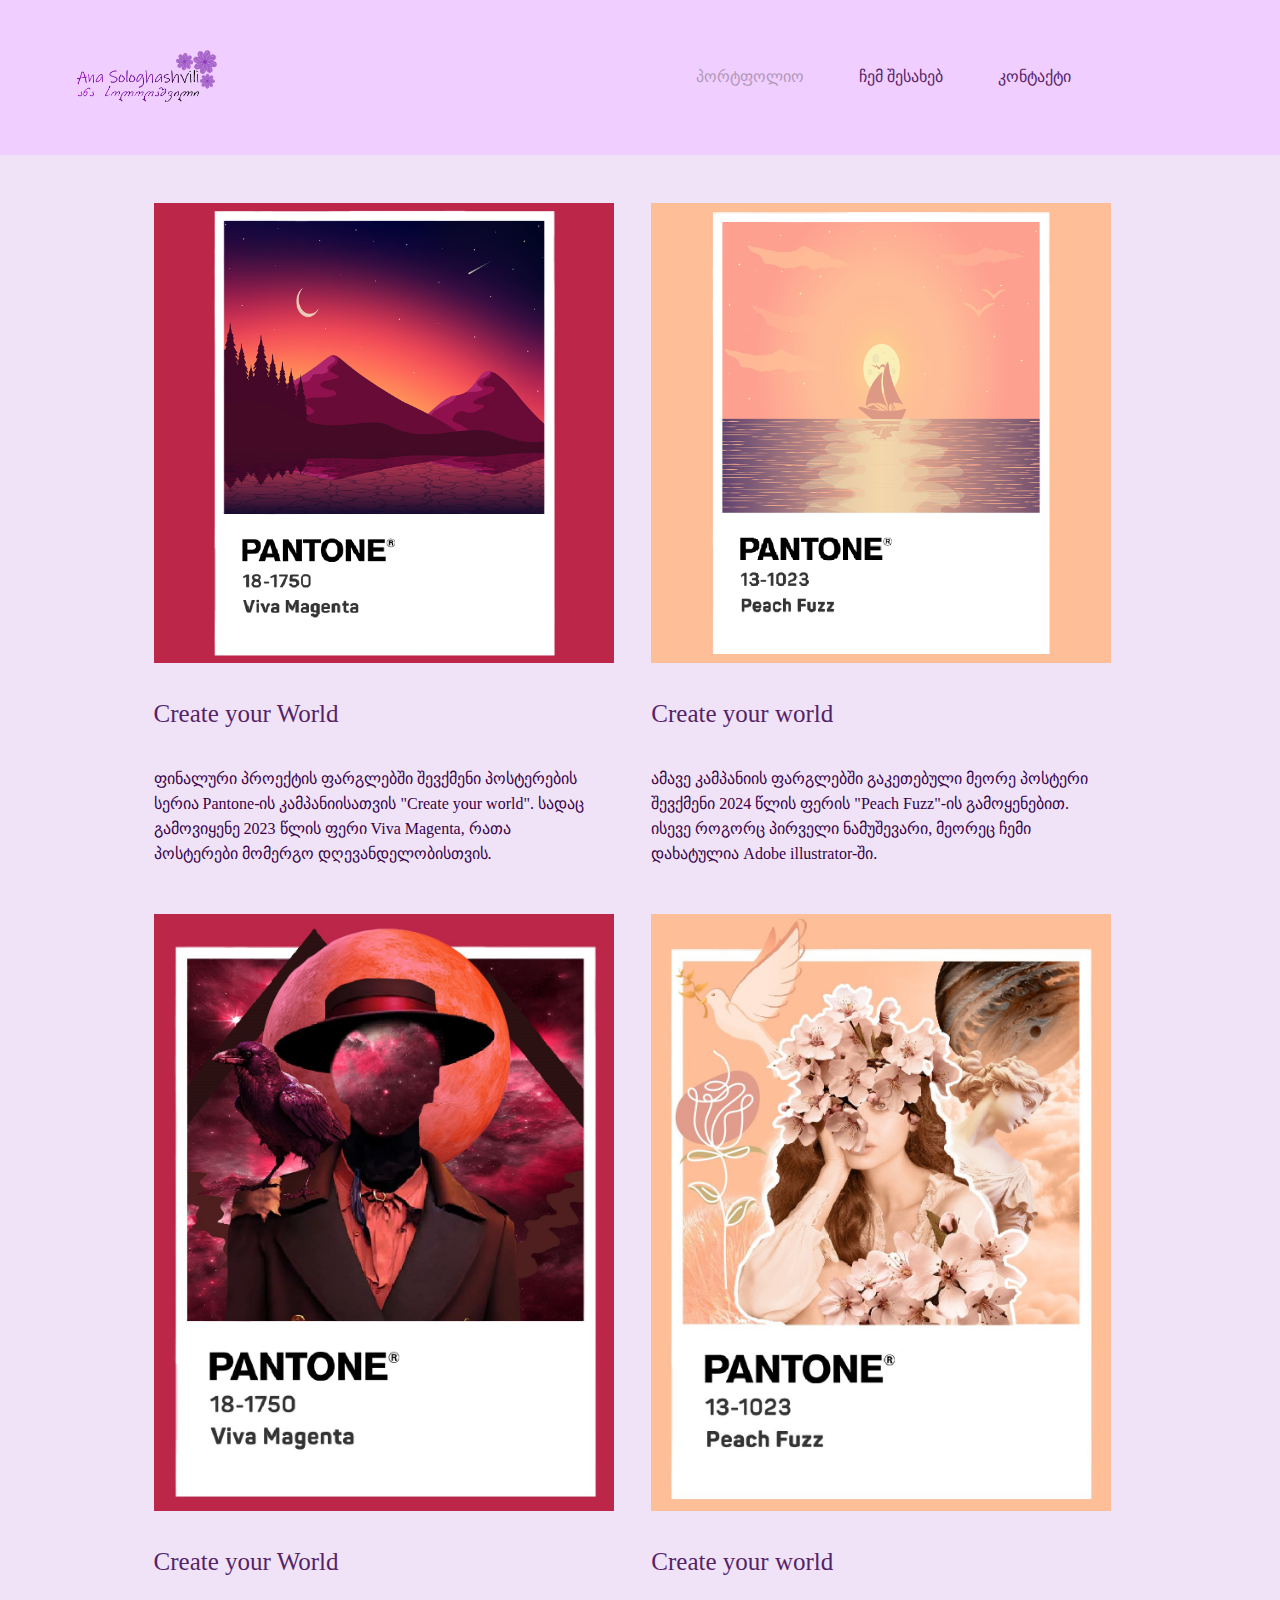
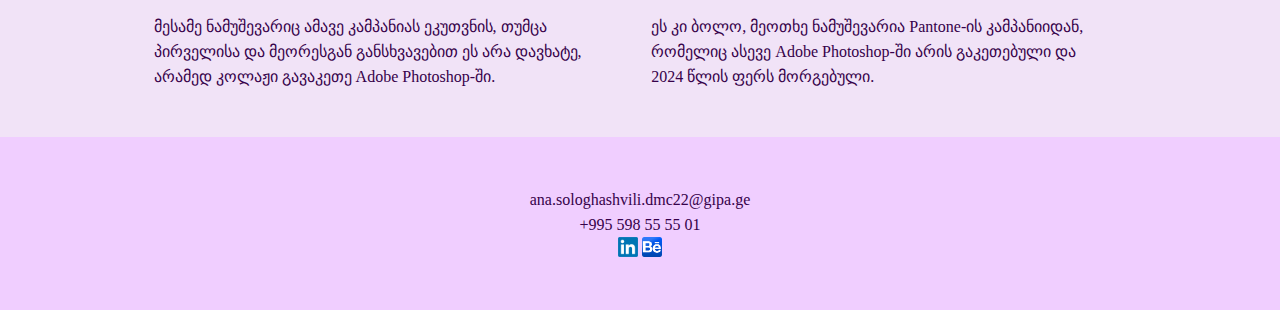
<file: index.html>
<!DOCTYPE html>
<html lang="ka">
<head>
    <meta charset="UTF-8">
    <meta name="viewport" content="width=device-width, initial-scale=1.0">
    <title>Document</title>
    <link rel="stylesheet" href="reset.css">
    <link rel="stylesheet" href="style.css">
</head>
<body>
 
 <header class=" header-wide flex justify-space-between align-items-center">
  <a href="index.html"><img src="images/Untitled-3.png" alt="logo" id="logo"> </a>
  
  <nav>
    <ul class="justify-space-between">
     <li><a href="index.html"class="li_color">პორტფოლიო</a></li>
     <li><a href="about.html">ჩემ შესახებ</a></li>
     <li><a href="contact.html">კონტაქტი</a></li>
    </ul>
  </nav>
 </header>   

<br>
<br>
<br>

<section class="container">

  <div class="section-gap">

     <div class="section">

     <img src="images/img 1.jpg" alt="magenta 1" id="img-width" >
     <h1 class="title"> Create your World</h1>
     <p> ფინალური პროექტის ფარგლებში შევქმენი პოსტერების სერია Pantone-ის კამპანიისათვის "Create your world". სადაც გამოვიყენე
      2023 წლის ფერი Viva Magenta, რათა პოსტერები მომერგო დღევანდელობისთვის. </p>
     </div>
  

    <div class="section">

      <img src="images/img 2.jpg" alt="pantone peach fuzz 1" id="img-width">
      <h1  class="title">Create your world</h1>
      <p> ამავე კამპანიის ფარგლებში გაკეთებული მეორე პოსტერი შევქმენი 2024 წლის ფერის "Peach Fuzz"-ის გამოყენებით. ისევე როგორც 
       პირველი ნამუშევარი, მეორეც ჩემი დახატულია Adobe illustrator-ში. </p>
    </div>
  </div>

<br>
<br>
<br>

  <div class="section-gap">

  <div class="section">

  <img src="images/img 3.jpg" alt="magenta 2" id="img-width" >
  <h1 class="title"> Create your World</h1>
  <p> მესამე ნამუშევარიც ამავე კამპანიას ეკუთვნის, თუმცა პირველისა და მეორესგან განსხვავებით ეს არა დავხატე, არამედ კოლაჟი
   გავაკეთე Adobe Photoshop-ში. </p>
  </div>


 <div class="section">

   <img src="images/img 4.jpg" alt="pantone peach fuzz 2" id="img-width">
   <h1  class="title">Create your world</h1>
   <p> ეს კი ბოლო, მეოთხე ნამუშევარია Pantone-ის კამპანიიდან, რომელიც ასევე Adobe Photoshop-ში არის გაკეთებული და 
    2024 წლის ფერს მორგებული.  </p>
 </div>
</div>
</section>

<br>
<br>
<br>

<footer class=" header-wide">

  <div>
    <p>ana.sologhashvili.dmc22@gipa.ge</p>
    <p>+995 598 55 55 01</p>
    <a href="https://www.linkedin.com/in/ana-sologhashvili-859930253/"> <img src="images/LinkedIn_logo.png" alt="LinkedIn_logo" id="icons-width"></a>
    <a href="https://www.behance.net/anasologha"> <img src="images/behance-logo.png" alt="behance-logo" id="icons-width"></a>
  </div>
</footer>
    
</body>
</html>
</file>
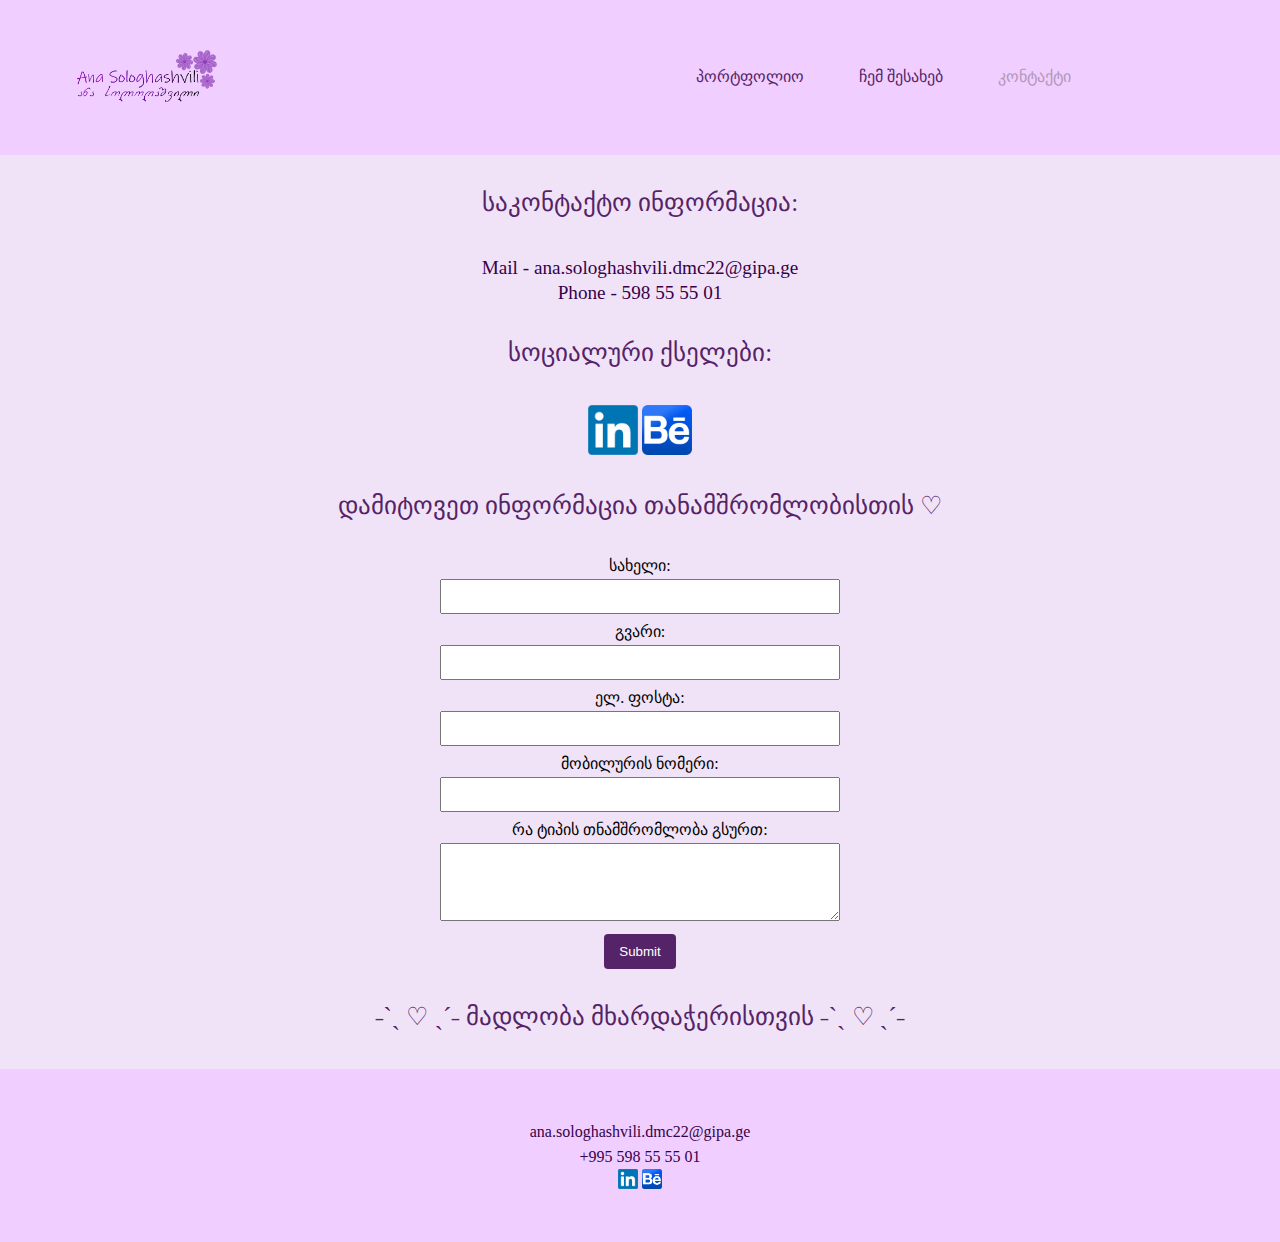
<file: contact.html>
<!DOCTYPE html>
<html lang="ka">
<head>
    <meta charset="UTF-8">
    <meta name="viewport" content="width=device-width, initial-scale=1.0">
    <title>contact</title>
    <link rel="stylesheet" href="reset.css">
    <link rel="stylesheet" href="style.css">
</head>
<body>
   
<header class=" header-wide flex justify-space-between align-items-center">
 <a href="index.html"><img src="images/Untitled-3.png" alt="logo" id="logo"> </a>
        
  <nav>
    <ul class="justify-space-between">
      <li><a href="index.html">პორტფოლიო</a></li>
      <li><a href="about.html">ჩემ შესახებ</a></li>
      <li ><a href="contact.html" class="li_color">კონტაქტი</a></li>
    </ul>
  </nav>
</header>   

<section class="contact-container">
  
    <h1 class="title">საკონტაქტო ინფორმაცია:</h1>

    <p id="contact-p">Mail - ana.sologhashvili.dmc22@gipa.ge</p>
    <p id="contact-p">Phone - 598 55 55 01</p>

    <h1 class="title">სოციალური ქსელები:</h1>

    <a href="https://www.linkedin.com/in/ana-sologhashvili-859930253/"> <img src="images/LinkedIn_logo.png" alt="LinkedIn_logo" id="icons-contact"></a>
    <a href="https://www.behance.net/anasologha"> <img src="images/behance-logo.png" alt="behance-logo" id="icons-contact"></a>

    <h1 class="title">დამიტოვეთ ინფორმაცია თანამშრომლობისთის ♡ </h1>

    <form action="/submit_form" method="post">
      <label for="firstName">სახელი:</label>
      <input type="text" id="firstName" name="firstName" required> 
  
      <label for="lastName">გვარი:</label>
      <input type="text" id="lastName" name="lastName" required>
  
      <label for="email">ელ. ფოსტა:</label>
      <input type="email" id="email" name="email" required>
  
      <label for="phone">მობილურის ნომერი:</label>
      <input type="tel" id="phone" name="phone" required>
  
      <label for="comment">რა ტიპის თნამშრომლობა გსურთ:</label>
      <textarea id="comment" name="comment" rows="4" required></textarea>
  
      <button type="submit">Submit</button>
    </form>

    <h1 class="title"> ˗ˋˏ ♡ ˎˊ˗ მადლობა მხარდაჭერისთვის  ˗ˋˏ ♡ ˎˊ˗</h1>
    
</section>

    

<footer class=" header-wide">

  <div>
    <p>ana.sologhashvili.dmc22@gipa.ge</p>
    <p>+995 598 55 55 01</p>
    <a href="https://www.linkedin.com/in/ana-sologhashvili-859930253/"> <img src="images/LinkedIn_logo.png" alt="LinkedIn_logo" id="icons-width"></a>
    <a href="https://www.behance.net/anasologha"> <img src="images/behance-logo.png" alt="behance-logo" id="icons-width"></a>
  </div>
</footer>


</body>
</html>
</file>
<file: style.css>
a {
    text-decoration: none;
    color: #552367;
}

#logo {
    width: 140px;
}


.header-wide {
    padding: 0 6%;
    padding-top: 50px;
    padding-bottom: 50px;
 }
 

 .flex {
     display: flex;
     flex-wrap: wrap;
 }
 

 .justify-space-between {
     justify-content: space-between;
 }
 

 .align-items-center {
     align-items: center;
 }
 

header {
    background-color:#f0ceff;
    
}


header nav { 
    width:45%;
}


nav li {
    display: inline-block;
    margin-right: 10%;
}


.li_color {
    color: #b098b8;
}


.container {
    padding: 0 12%;
 }

 .section-gap{
    display:flex;
    gap: 60px;
}

.section { 
    width: 45%;
}

#img-width {
    width: 460px;
}


.title {
    font-size: 25px;
    margin: 20px 0 25px 0; 
    padding-top: 15px;
    padding-bottom: 15px;
    color: #552367;
}


p{
    color: #36014a;
    line-height: 25px;
}


body {
    background-color: #f1e3f7;
}


footer {
    background-color:#f0ceff;
    text-align: center;
}


#icons-width {
    width: 20px;
}


.contact-container {
    text-align: center;
}


#contact-p {
    font-size: larger;
    color: #36014a;
}


#icons-contact {
    width: 50px;
}


form {
    max-width: 400px;
    margin: 0 auto;
}


  label {
    display: block;
    margin-bottom: 5px;
}


  input, textarea {
    width: 100%;
    padding: 8px;
    margin-bottom: 10px;
    box-sizing: border-box;
}

  button {
    background-color:#552367;
    color: white;
    padding: 10px 15px;
    border: none;
    border-radius: 4px;
    cursor: pointer;
}

  #chemiyvavili {
    width: 200px;  
}
 

  ol li {
    margin-bottom: 10px;
}

  ol li::before {
    content: "\2713"; 
    margin-right: 10px;
    color: #552367;
}

  .about {
    text-align: justify;
}
</file>
